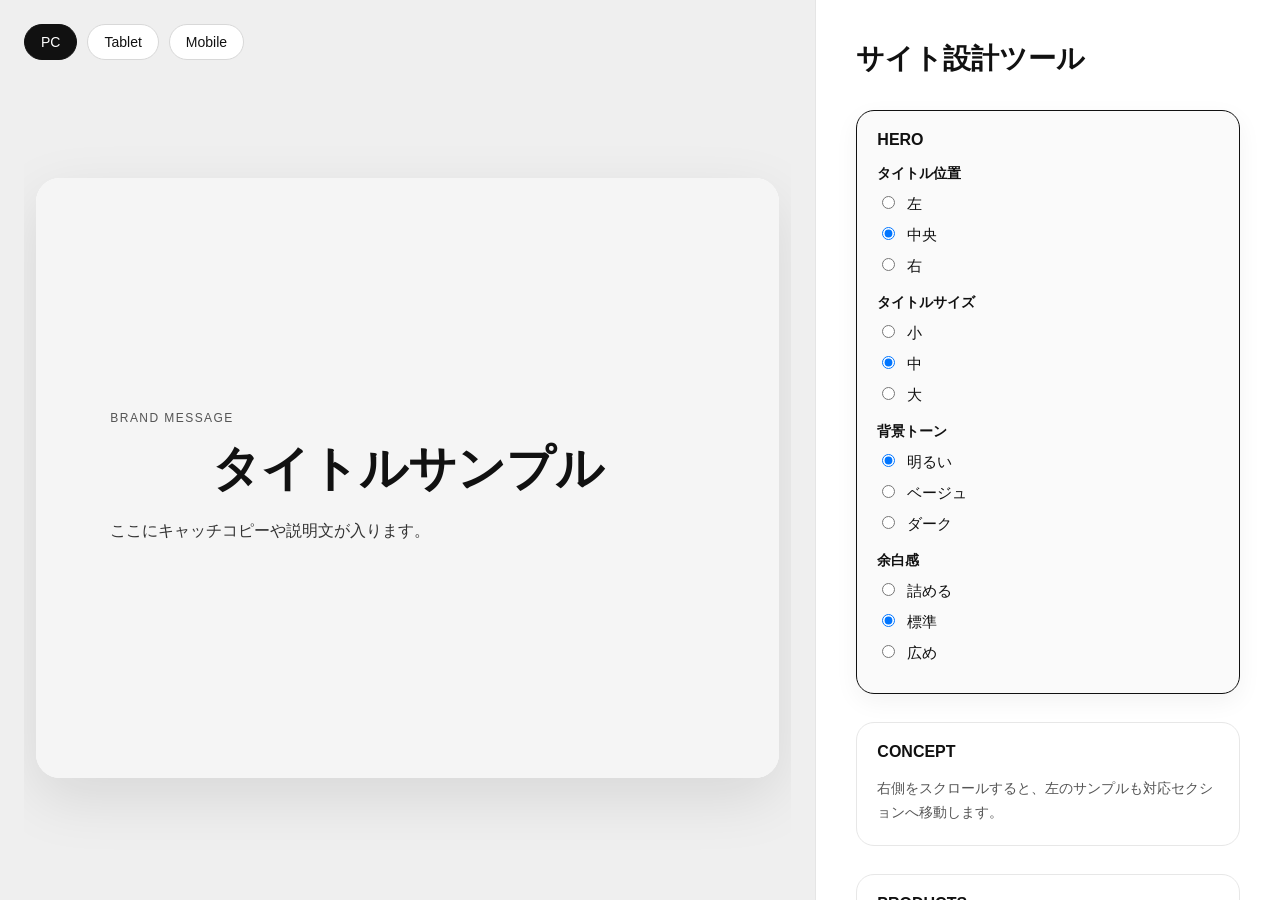
<file: result.html>
<!DOCTYPE html>
<html lang="ja">
  <head>
    <meta charset="UTF-8" />
    <meta name="viewport" content="width=device-width, initial-scale=1.0" />
    <title>サイト設計ツール</title>
    <link rel="stylesheet" href="style.css" />
  </head>
  <body>
    <div class="container">
      <!-- 左：プレビュー -->
      <div class="preview-area">
        <div class="device-switcher">
          <button type="button" class="device-btn active" data-device="pc">
            PC
          </button>
          <button type="button" class="device-btn" data-device="tablet">
            Tablet
          </button>
          <button type="button" class="device-btn" data-device="mobile">
            Mobile
          </button>
        </div>

        <div class="preview-shell">
          <div class="preview-frame device-pc" id="previewFrame">
            <div class="preview-site" id="previewSite">
              <section
                class="preview-section preview-hero preview-light preview-space-normal"
                id="section-hero"
              >
                <div class="preview-inner">
                  <p class="preview-eyebrow">BRAND MESSAGE</p>
                  <h1
                    class="preview-title preview-title-center preview-title-medium"
                    id="previewTitle"
                  >
                    タイトルサンプル
                  </h1>
                  <p class="preview-subtext">
                    ここにキャッチコピーや説明文が入ります。
                  </p>
                </div>
              </section>

              <section
                class="preview-section preview-concept"
                id="section-concept"
              >
                <div class="preview-inner preview-concept-inner">
                  <p class="preview-label">CONCEPT</p>
                  <h2 class="preview-heading">ブランドコンセプト</h2>
                  <p class="preview-copy">
                    世界観や想い、こだわりが自然に伝わるような余白とテキスト量を想定したサンプルです。
                  </p>
                </div>
              </section>

              <section
                class="preview-section preview-products"
                id="section-products"
              >
                <div class="preview-inner">
                  <p class="preview-label">PRODUCTS</p>
                  <h2 class="preview-heading">商品一覧</h2>
                  <div class="product-grid product-grid-2" id="productGrid">
                    <article class="product-card">
                      <div class="product-thumb"></div>
                      <h3>Product 01</h3>
                      <p>説明テキスト</p>
                    </article>
                    <article class="product-card">
                      <div class="product-thumb"></div>
                      <h3>Product 02</h3>
                      <p>説明テキスト</p>
                    </article>
                    <article class="product-card">
                      <div class="product-thumb"></div>
                      <h3>Product 03</h3>
                      <p>説明テキスト</p>
                    </article>
                    <article class="product-card">
                      <div class="product-thumb"></div>
                      <h3>Product 04</h3>
                      <p>説明テキスト</p>
                    </article>
                  </div>
                </div>
              </section>

              <section
                class="preview-section preview-footer footer-light"
                id="section-footer"
              >
                <div class="preview-inner">
                  <p class="preview-label">FOOTER</p>
                  <h2 class="preview-heading">お問い合わせ・導線</h2>
                  <p class="preview-copy">
                    最後の印象やCTAの雰囲気を確認するためのフッターサンプルです。
                  </p>
                </div>
              </section>
            </div>
          </div>
        </div>
      </div>

      <!-- 右：選択UI -->
      <div class="controls" id="controls">
        <h2>サイト設計ツール</h2>

        <div class="control-group active" data-target="section-hero">
          <h3>HERO</h3>

          <div class="option-block">
            <h4>タイトル位置</h4>
            <label
              ><input type="radio" name="title_position" value="left" />
              左</label
            >
            <label
              ><input
                type="radio"
                name="title_position"
                value="center"
                checked
              />
              中央</label
            >
            <label
              ><input type="radio" name="title_position" value="right" />
              右</label
            >
          </div>

          <div class="option-block">
            <h4>タイトルサイズ</h4>
            <label
              ><input type="radio" name="title_size" value="small" /> 小</label
            >
            <label
              ><input type="radio" name="title_size" value="medium" checked />
              中</label
            >
            <label
              ><input type="radio" name="title_size" value="large" /> 大</label
            >
          </div>

          <div class="option-block">
            <h4>背景トーン</h4>
            <label
              ><input type="radio" name="bg_tone" value="light" checked />
              明るい</label
            >
            <label
              ><input type="radio" name="bg_tone" value="beige" />
              ベージュ</label
            >
            <label
              ><input type="radio" name="bg_tone" value="dark" /> ダーク</label
            >
          </div>

          <div class="option-block">
            <h4>余白感</h4>
            <label
              ><input type="radio" name="spacing" value="compact" />
              詰める</label
            >
            <label
              ><input type="radio" name="spacing" value="normal" checked />
              標準</label
            >
            <label
              ><input type="radio" name="spacing" value="wide" /> 広め</label
            >
          </div>
        </div>

        <div class="control-group" data-target="section-concept">
          <h3>CONCEPT</h3>
          <div class="option-block">
            <p class="group-note">
              右側をスクロールすると、左のサンプルも対応セクションへ移動します。
            </p>
          </div>
        </div>

        <div class="control-group" data-target="section-products">
          <h3>PRODUCTS</h3>

          <div class="option-block">
            <h4>商品一覧の列数</h4>
            <label
              ><input type="radio" name="product_layout" value="2" checked />
              2列</label
            >
            <label
              ><input type="radio" name="product_layout" value="3" /> 3列</label
            >
          </div>
        </div>

        <div class="control-group" data-target="section-footer">
          <h3>FOOTER</h3>

          <div class="option-block">
            <h4>フッタートーン</h4>
            <label
              ><input type="radio" name="footer_tone" value="light" checked />
              明るい</label
            >
            <label
              ><input type="radio" name="footer_tone" value="dark" />
              ダーク</label
            >
          </div>
        </div>
        <button id="submitBtn">この内容で送信</button>
      </div>
    </div>

    <script src="script.js">
      function getQueryParams() {
          const params = new URLSearchParams(window.location.search);
          return {
            title_position: params.get("title_position"),
            title_size: params.get("title_size"),
            bg_tone: params.get("bg_tone"),
            spacing: params.get("spacing"),
            product_layout: params.get("product_layout"),
            footer_tone: params.get("footer_tone"),
            locked: params.get("locked")
          };
        }
    </script>
  </body>
</html>
</file>
<file: style.css>
body {
    margin: 0;
    font-family: sans-serif;
    color: #111;
    background: #fff;
  }
  
  * {
    box-sizing: border-box;
  }
  
  .container {
    display: flex;
    min-height: 100vh;
  }
  
  /* 左全体 */
  .preview-area {
    flex: 2;
    position: relative;
    background: #efefef;
    display: flex;
    flex-direction: column;
    padding: 24px;
  }
  
  /* 左上デバイス切替 */
  .device-switcher {
    display: flex;
    gap: 10px;
    margin-bottom: 20px;
    z-index: 2;
  }
  
  .device-btn {
    appearance: none;
    border: 1px solid #d8d8d8;
    background: #fff;
    color: #111;
    border-radius: 999px;
    padding: 10px 16px;
    font-size: 14px;
    line-height: 1;
    cursor: pointer;
    transition: all 0.25s ease;
  }
  
  .device-btn:hover {
    background: #f7f7f7;
  }
  
  .device-btn.active {
    background: #111;
    color: #fff;
    border-color: #111;
  }
  
  /* フレームを中央に置く場所 */
  .preview-shell {
    flex: 1;
    display: flex;
    justify-content: center;
    align-items: center;
    overflow: auto;
    padding: 12px;
  }
  
  /* 疑似デバイスフレーム */
  .preview-frame {
    background: #fff;
    border-radius: 24px;
    overflow: hidden;
    box-shadow: 0 20px 60px rgba(0, 0, 0, 0.10);
    transition: width 0.35s ease, height 0.35s ease, border-radius 0.35s ease;
  }
  
  /* デバイス幅 */
  .device-pc {
    width: min(100%, 980px);
    height: 600px;
  }
  
  .device-tablet {
    width: 768px;
    max-width: 100%;
    height: 700px;
  }
  
  .device-mobile {
    width: 390px;
    max-width: 100%;
    height: 760px;
    border-radius: 32px;
  }
  
  /* サイト本体 */
  .preview-site {
    width: 100%;
    height: 100%;
    overflow-y: auto;
    scroll-behavior: smooth;
    background: #fff;
  }
  
  .preview-section {
    min-height: 100%;
    display: flex;
    align-items: center;
  }
  
  .preview-inner {
    width: min(80%, 700px);
    margin: 0 auto;
    transition: padding 0.3s ease, width 0.3s ease;
  }
  

  .info-group input {
    width: 100%;
    padding: 12px 14px;
    border: 1px solid #dcdcdc;
    border-radius: 10px;
    font-size: 14px;
    margin-top: 6px;
  }
  
  .info-group input:focus {
    outline: none;
    border-color: #111;
  }
  /* HERO */
  .preview-hero {
    transition: background 0.3s ease, color 0.3s ease;
  }
  
  .preview-eyebrow,
  .preview-label {
    margin: 0 0 12px;
    font-size: 12px;
    letter-spacing: 0.12em;
    opacity: 0.7;
  }
  
  .preview-title {
    margin: 0 0 16px;
    transition: all 0.3s ease;
  }
  
  .preview-subtext,
  .preview-copy {
    margin: 0;
    font-size: 16px;
    line-height: 1.7;
    opacity: 0.85;
  }
  
  /* concept / products / footer */
  .preview-concept {
    background: #f7f7f7;
  }
  
  .preview-products {
    background: #ffffff;
    padding: 56px 0;
  }
  
  .preview-footer {
    transition: background 0.3s ease, color 0.3s ease;
  }
  
  .preview-heading {
    margin: 0 0 14px;
    font-size: 32px;
    line-height: 1.2;
  }
  
  /* タイトル位置 */
  .preview-title-left {
    text-align: left;
  }
  
  .preview-title-center {
    text-align: center;
  }
  
  .preview-title-right {
    text-align: right;
  }
  
  /* タイトルサイズ */
  .preview-title-small {
    font-size: 32px;
  }
  
  .preview-title-medium {
    font-size: 48px;
  }
  
  .preview-title-large {
    font-size: 64px;
  }
  
  /* 背景トーン */
  .preview-light {
    background: #f5f5f5;
    color: #111;
  }
  
  .preview-beige {
    background: #ece4d8;
    color: #2a241f;
  }
  
  .preview-dark {
    background: #1c1c1c;
    color: #fff;
  }
  
  .preview-dark .preview-subtext {
    color: rgba(255, 255, 255, 0.8);
  }
  
  /* 余白感 */
  .preview-space-compact .preview-inner {
    padding: 20px 0;
  }
  
  .preview-space-normal .preview-inner {
    padding: 60px 0;
  }
  
  .preview-space-wide .preview-inner {
    padding: 120px 0;
  }
  
  /* 商品一覧 */
  .product-grid {
    display: grid;
    gap: 18px;
    margin-top: 28px;
  }
  
  .product-grid-2 {
    grid-template-columns: repeat(2, minmax(0, 1fr));
  }
  
  .product-grid-3 {
    grid-template-columns: repeat(3, minmax(0, 1fr));
  }
  
  .product-card {
    border: 1px solid #e5e5e5;
    padding: 14px;
    border-radius: 14px;
    background: #fff;
  }
  
  .product-thumb {
    width: 100%;
    aspect-ratio: 1 / 1;
    border-radius: 10px;
    background: linear-gradient(135deg, #ddd, #f3f3f3);
    margin-bottom: 12px;
  }
  
  .product-card h3 {
    margin: 0 0 6px;
    font-size: 16px;
  }
  
  .product-card p {
    margin: 0;
    font-size: 13px;
    opacity: 0.7;
  }
  
  /* フッタートーン */
  .footer-light {
    background: #f3f3f3;
    color: #111;
  }
  
  .footer-dark {
    background: #1f1f1f;
    color: #fff;
  }
  
  .footer-dark .preview-copy,
  .footer-dark .preview-label {
    color: rgba(255, 255, 255, 0.8);
  }
  
  /* 右：選択UI */
  .controls {
    flex: 1;
    padding: 40px;
    background: #fff;
    border-left: 1px solid #e5e5e5;
    overflow-y: auto;
    max-height: 100vh;
  }
  
  .controls h2 {
    margin-top: 0;
    margin-bottom: 32px;
    font-size: 28px;
  }
  
  .control-group {
    margin-bottom: 28px;
    padding: 20px;
    border: 1px solid #e7e7e7;
    border-radius: 18px;
    transition: border-color 0.25s ease, background 0.25s ease, box-shadow 0.25s ease;
  }
  
  .control-group.active {
    border-color: #111;
    background: #fafafa;
    box-shadow: 0 8px 24px rgba(0, 0, 0, 0.05);
  }
  
  .control-group h3 {
    margin: 0 0 16px;
    font-size: 16px;
    cursor: pointer;
  }
  
  .option-block + .option-block {
    margin-top: 18px;
  }
  
  .option-block h4 {
    margin: 0 0 10px;
    font-size: 14px;
  }
  
  .group-note {
    margin: 0;
    font-size: 14px;
    line-height: 1.7;
    color: #555;
  }
  
  label {
    display: block;
    margin-bottom: 10px;
    cursor: pointer;
    font-size: 15px;
  }
  
  input[type="radio"] {
    margin-right: 8px;
  }
  
  /* デバイスごとに中身も少し調整 */
  .preview-frame.device-tablet .preview-inner {
    width: min(84%, 620px);
  }
  
  .preview-frame.device-mobile .preview-inner {
    width: min(88%, 320px);
  }
  
  .preview-frame.device-mobile .preview-title-small {
    font-size: 26px;
  }
  
  .preview-frame.device-mobile .preview-title-medium {
    font-size: 34px;
  }
  
  .preview-frame.device-mobile .preview-title-large {
    font-size: 44px;
  }
  
  .preview-frame.device-mobile .preview-heading {
    font-size: 24px;
  }
  
  .preview-frame.device-mobile .preview-subtext,
  .preview-frame.device-mobile .preview-copy {
    font-size: 14px;
    line-height: 1.6;
  }
  
  .preview-frame.device-mobile .product-grid-2,
  .preview-frame.device-mobile .product-grid-3 {
    grid-template-columns: 1fr;
  }
  
  .preview-frame.device-tablet .product-grid-3 {
    grid-template-columns: repeat(2, minmax(0, 1fr));
  }
  
  /* レスポンシブ */
  @media (max-width: 900px) {
    .container {
      flex-direction: column;
    }
  
    .preview-area {
      min-height: 58vh;
    }
  
    .controls {
      border-left: none;
      border-top: 1px solid #e5e5e5;
      max-height: none;
    }
  
    .device-pc {
      width: 100%;
      height: 440px;
    }
  
    .device-tablet {
      width: min(100%, 768px);
      height: 520px;
    }
  
    .device-mobile {
      width: min(100%, 390px);
      height: 640px;
    }
  }
</file>
